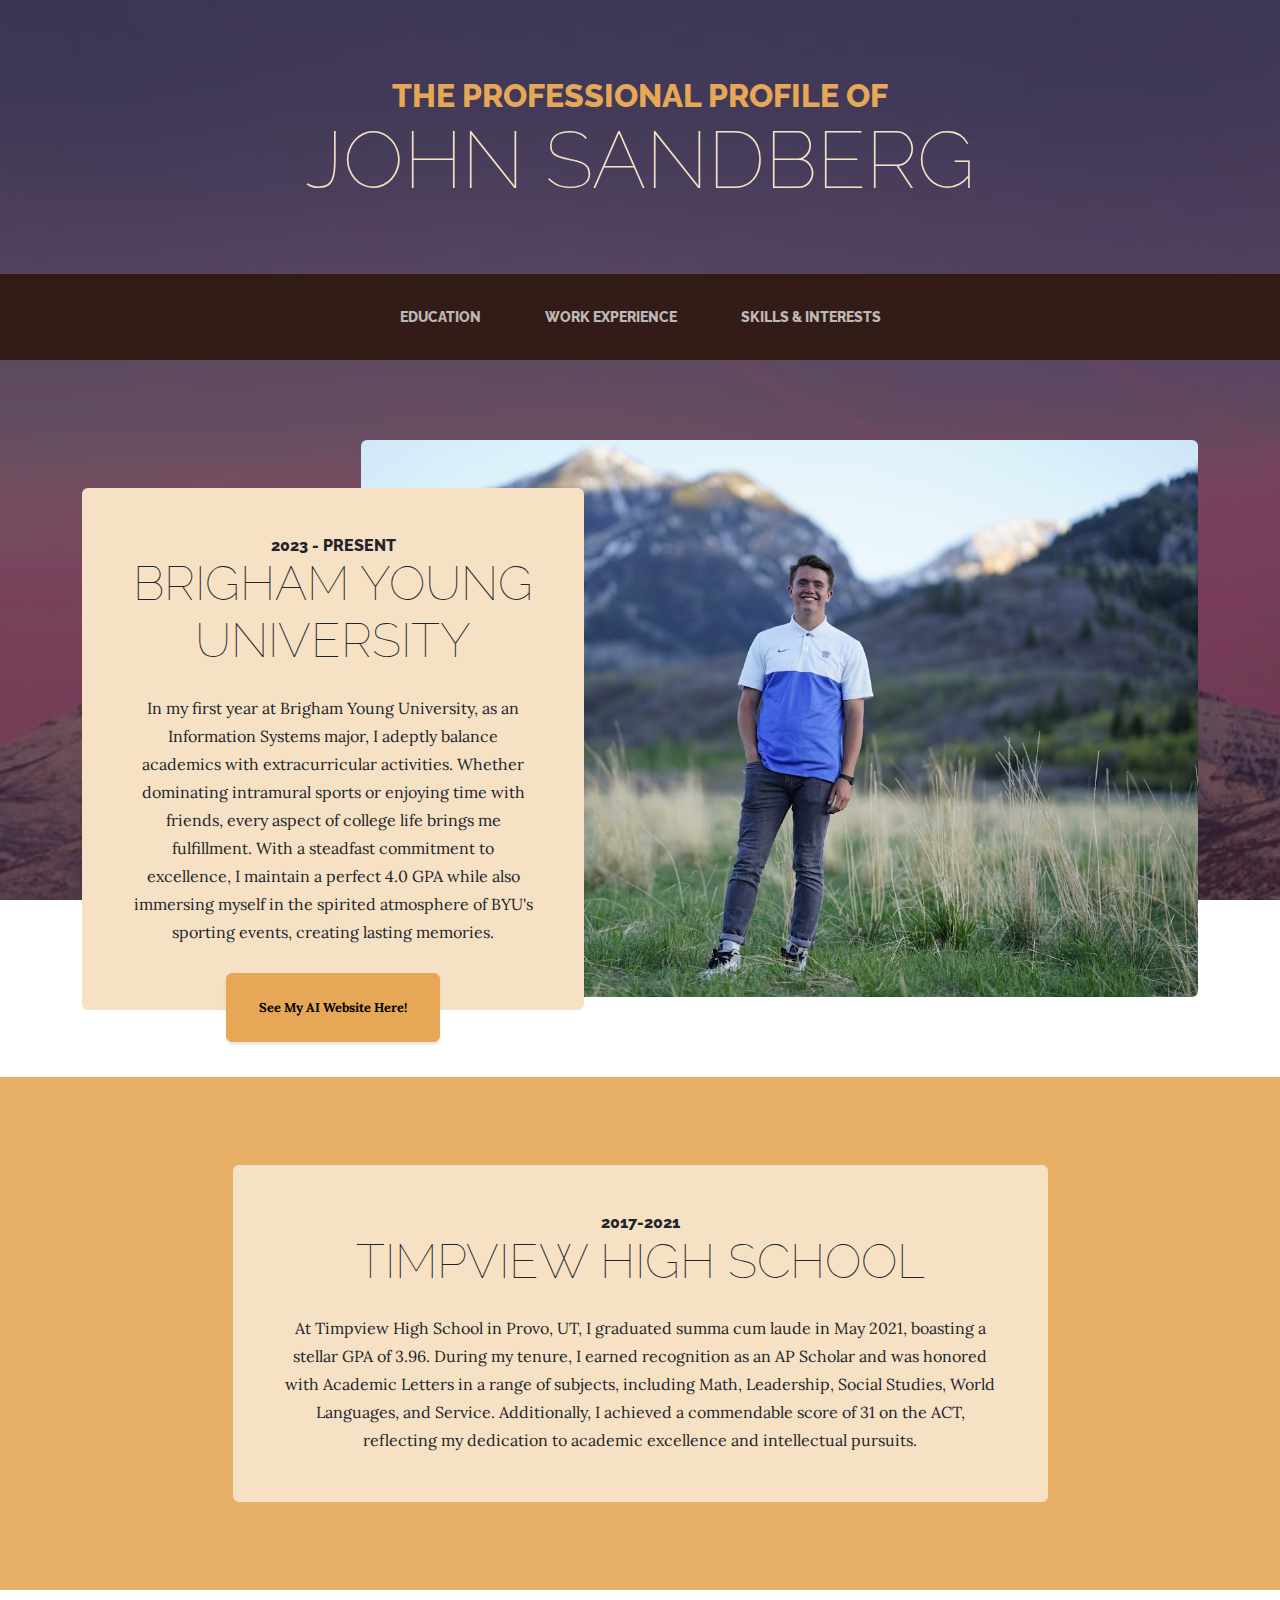
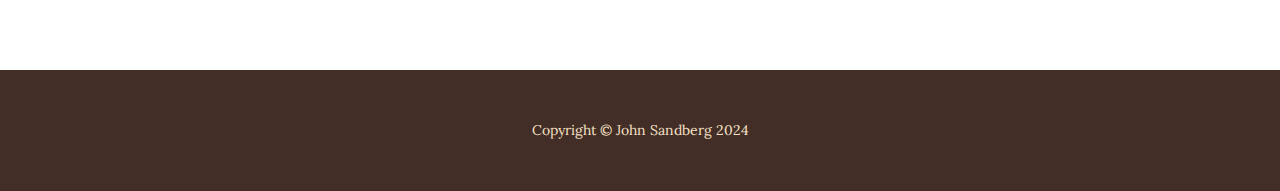
<file: index.html>
<!DOCTYPE html>
<html lang="en">
    <head>
        <meta charset="utf-8" />
        <meta name="viewport" content="width=device-width, initial-scale=1, shrink-to-fit=no" />
        <meta name="description" content="" />
        <meta name="author" content="" />
        <title>Education</title>
        <link rel="icon" type="image/x-icon" href="assets/img/360_F_377850455_Gk0rRBzegH6YX9SZK9YbgyYyLwrVb9zi.jpg" />
        <!-- Google fonts-->
        <link href="https://fonts.googleapis.com/css?family=Raleway:100,100i,200,200i,300,300i,400,400i,500,500i,600,600i,700,700i,800,800i,900,900i" rel="stylesheet" />
        <link href="https://fonts.googleapis.com/css?family=Lora:400,400i,700,700i" rel="stylesheet" />
        <!-- Core theme CSS (includes Bootstrap)-->
        <link href="css/styles.css" rel="stylesheet" />
    </head>
    <body>
        <header>
            <h1 class="site-heading text-center text-faded d-none d-lg-block">
                <span class="site-heading-upper text-primary mb-3">The Professional Profile of</span>
                <span class="site-heading-lower">John Sandberg</span>
            </h1>
        </header>
        <!-- Navigation-->
        <nav class="navbar navbar-expand-lg navbar-dark py-lg-4" id="mainNav">
            <div class="container">
                <a class="navbar-brand text-uppercase fw-bold d-lg-none" href="index.html">Start Bootstrap</a>
                <button class="navbar-toggler" type="button" data-bs-toggle="collapse" data-bs-target="#navbarSupportedContent" aria-controls="navbarSupportedContent" aria-expanded="false" aria-label="Toggle navigation"><span class="navbar-toggler-icon"></span></button>
                <div class="collapse navbar-collapse" id="navbarSupportedContent">
                    <ul class="navbar-nav mx-auto">
                        <li class="nav-item px-lg-4"><a class="nav-link text-uppercase" href="index.html">Education</a></li>
                        <li class="nav-item px-lg-4"><a class="nav-link text-uppercase" href="about.html">Work Experience</a></li>
                        <li class="nav-item px-lg-4"><a class="nav-link text-uppercase" href="products.html">Skills & Interests</a></li>
                        <!-- <li class="nav-item px-lg-4"><a class="nav-link text-uppercase" href="store.html">Store</a></li> -->
                    </ul>
                </div>
            </div>
        </nav>
        <section class="page-section clearfix">
            <div class="container">
                <div class="intro">
                    <img class="intro-img img-fluid mb-3 mb-lg-0 rounded" src="assets/img/intro.jpg" alt="..." />
                    <div class="intro-text left-0 text-center bg-faded p-5 rounded">
                        <h2 class="section-heading mb-4">
                            <span class="section-heading-upper">2023 - Present</span>
                            <span class="section-heading-lower">Brigham Young University</span>
                        </h2>
                        <p class="mb-3">In my first year at Brigham Young University, as an Information Systems major, I adeptly balance academics with extracurricular activities. Whether dominating intramural sports or enjoying time with friends, every aspect of college life brings me fulfillment. With a steadfast commitment to excellence, I maintain a perfect 4.0 GPA while also immersing myself in the spirited atmosphere of BYU's sporting events, creating lasting memories.</p>
                        <div class="intro-button mx-auto"><a class="btn btn-primary btn-xl" href="Final/index.html" target="_blank">See My AI Website Here!</a></div>
                    </div>
                </div>
            </div>
        </section>
        <section class="page-section cta">
            <div class="container">
                <div class="row">
                    <div class="col-xl-9 mx-auto">
                        <div class="cta-inner bg-faded text-center rounded">
                            <h2 class="section-heading mb-4">
                                <span class="section-heading-upper">2017-2021</span>
                                <span class="section-heading-lower">Timpview High School</span>
                            </h2>
                            <p class="mb-0">At Timpview High School in Provo, UT, I graduated summa cum laude in May 2021, boasting a stellar GPA of 3.96. During my tenure, I earned recognition as an AP Scholar and was honored with Academic Letters in a range of subjects, including Math, Leadership, Social Studies, World Languages, and Service. Additionally, I achieved a commendable score of 31 on the ACT, reflecting my dedication to academic excellence and intellectual pursuits.</p>
                        </div>
                    </div>
                </div>
            </div>
        </section>
        <footer class="footer text-faded text-center py-5">
            <div class="container"><p class="m-0 small">Copyright &copy; John Sandberg 2024</p></div>
        </footer>
        <!-- Bootstrap core JS-->
        <script src="https://cdn.jsdelivr.net/npm/bootstrap@5.2.3/dist/js/bootstrap.bundle.min.js"></script>
        <!-- Core theme JS-->
        <script src="js/scripts.js"></script>
    </body>
</html>
</file>
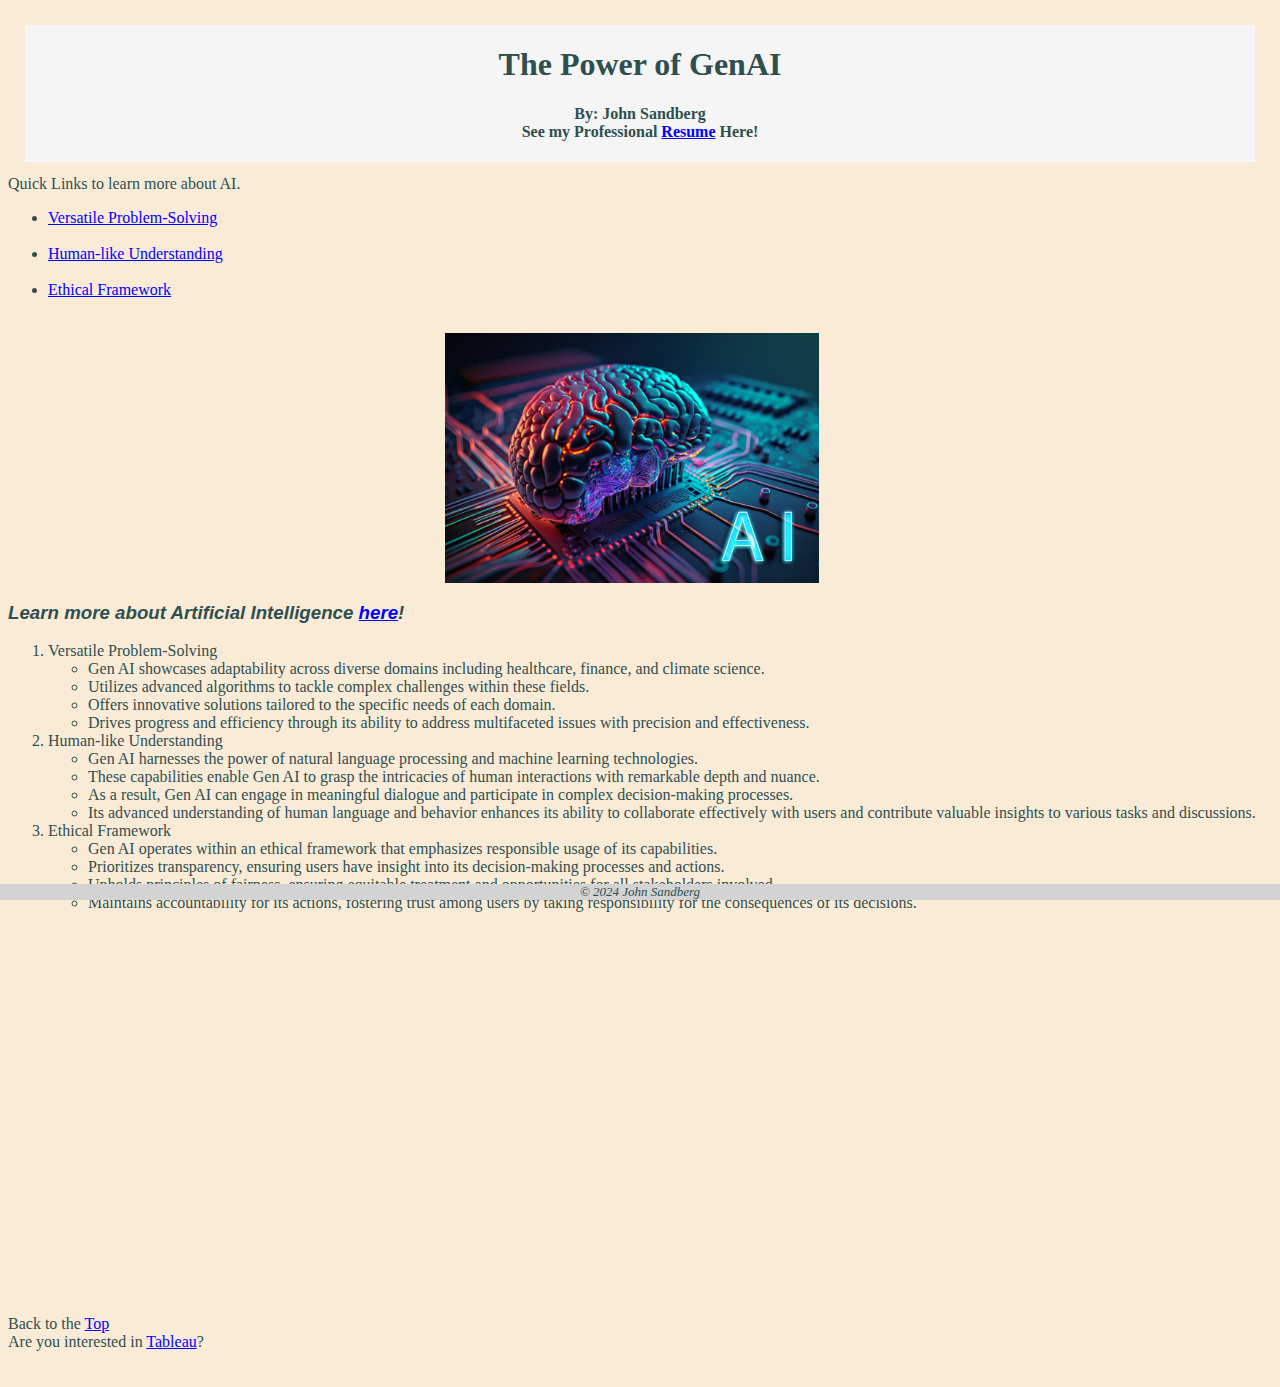
<file: Final/index.html>
<!DOCTYPE html>
<html lang="en">
<head>
    <meta charset="UTF-8">
    <meta name="viewport" content="width=device-width, initial-scale=1.0">
    <title>The Power of GenAI</title>
    <link rel="stylesheet" href="css/styles.css">
</head>
<body>  
    <div class="common top">
        <h1 id="pgai">The Power of GenAI</h1>
       <h4>By: John Sandberg 
        <br>
        See my Professional <a href="../index.html" target="_blank" >Resume</a> Here!
        <br></h4> 
    </div>
    <div class="common middle">
       Quick Links to learn more about AI.
       <ul>
            <li> <a href="#vps">Versatile Problem-Solving</a></li>
            <br>
            <li><a href="#hlu">Human-like Understanding</a></li>
            <br>
           <li><a href="#ef">Ethical Framework</a></li> 
        </ul>
       
        <br>
        <img src="img/brainonchip.jpg" height="250" alt="Image of Artificial Intelligence">
        <p>
            <h3>Learn more about Artificial Intelligence <a href="https://en.wikipedia.org/wiki/Artificial_intelligence" target="_blank" title="Wiki Page on Artificial Intelligence">here</a>!</h3>
            
        </p>
        <ol>
            <li id="vps"> Versatile Problem-Solving
                <ul>
                    <li>Gen AI showcases adaptability across diverse domains including healthcare, finance, and climate science.</li>
                    <li>Utilizes advanced algorithms to tackle complex challenges within these fields.</li>
                    <li>Offers innovative solutions tailored to the specific needs of each domain.</li>
                    <li>Drives progress and efficiency through its ability to address multifaceted issues with precision and effectiveness.</li>
                </ul>
            </li>
            <li id="hlu"> Human-like Understanding
                <ul>
                    <li>Gen AI harnesses the power of natural language processing and machine learning technologies.</li>
                    <li>These capabilities enable Gen AI to grasp the intricacies of human interactions with remarkable depth and nuance.</li>
                    <li>As a result, Gen AI can engage in meaningful dialogue and participate in complex decision-making processes.</li>
                    <li>Its advanced understanding of human language and behavior enhances its ability to collaborate effectively with users and contribute valuable insights to various tasks and discussions.</li>
                </ul>
            </li>
            <li id="ef">Ethical Framework
                <ul>
                    <li>Gen AI operates within an ethical framework that emphasizes responsible usage of its capabilities.</li>
                    <li>Prioritizes transparency, ensuring users have insight into its decision-making processes and actions.</li>
                    <li>Upholds principles of fairness, ensuring equitable treatment and opportunities for all stakeholders involved.</li>
                    <li>Maintains accountability for its actions, fostering trust among users by taking responsibility for the consequences of its decisions.</li>
                </ul>
            </li>
        </ol>
        <br>
        <iframe width="560" height="315" src="https://www.youtube.com/embed/RzkD_rTEBYs?si=JaBne_sSJebPE_Hn" title="YouTube video player" frameborder="0" allow="accelerometer; autoplay; clipboard-write; encrypted-media; gyroscope; picture-in-picture; web-share" referrerpolicy="strict-origin-when-cross-origin" allowfullscreen></iframe>
        <br>
        <br>
        <br>
        Back to the <a href="#pgai">Top</a>
        <br>
        Are you interested in <a href="html/tableau.html">Tableau</a>?
        <br>
        <br>
        <br>
    </div>
    <div class="common bottom">
        &copy; 2024 John Sandberg
    </div>
            
        
</body>
</html>
</file>
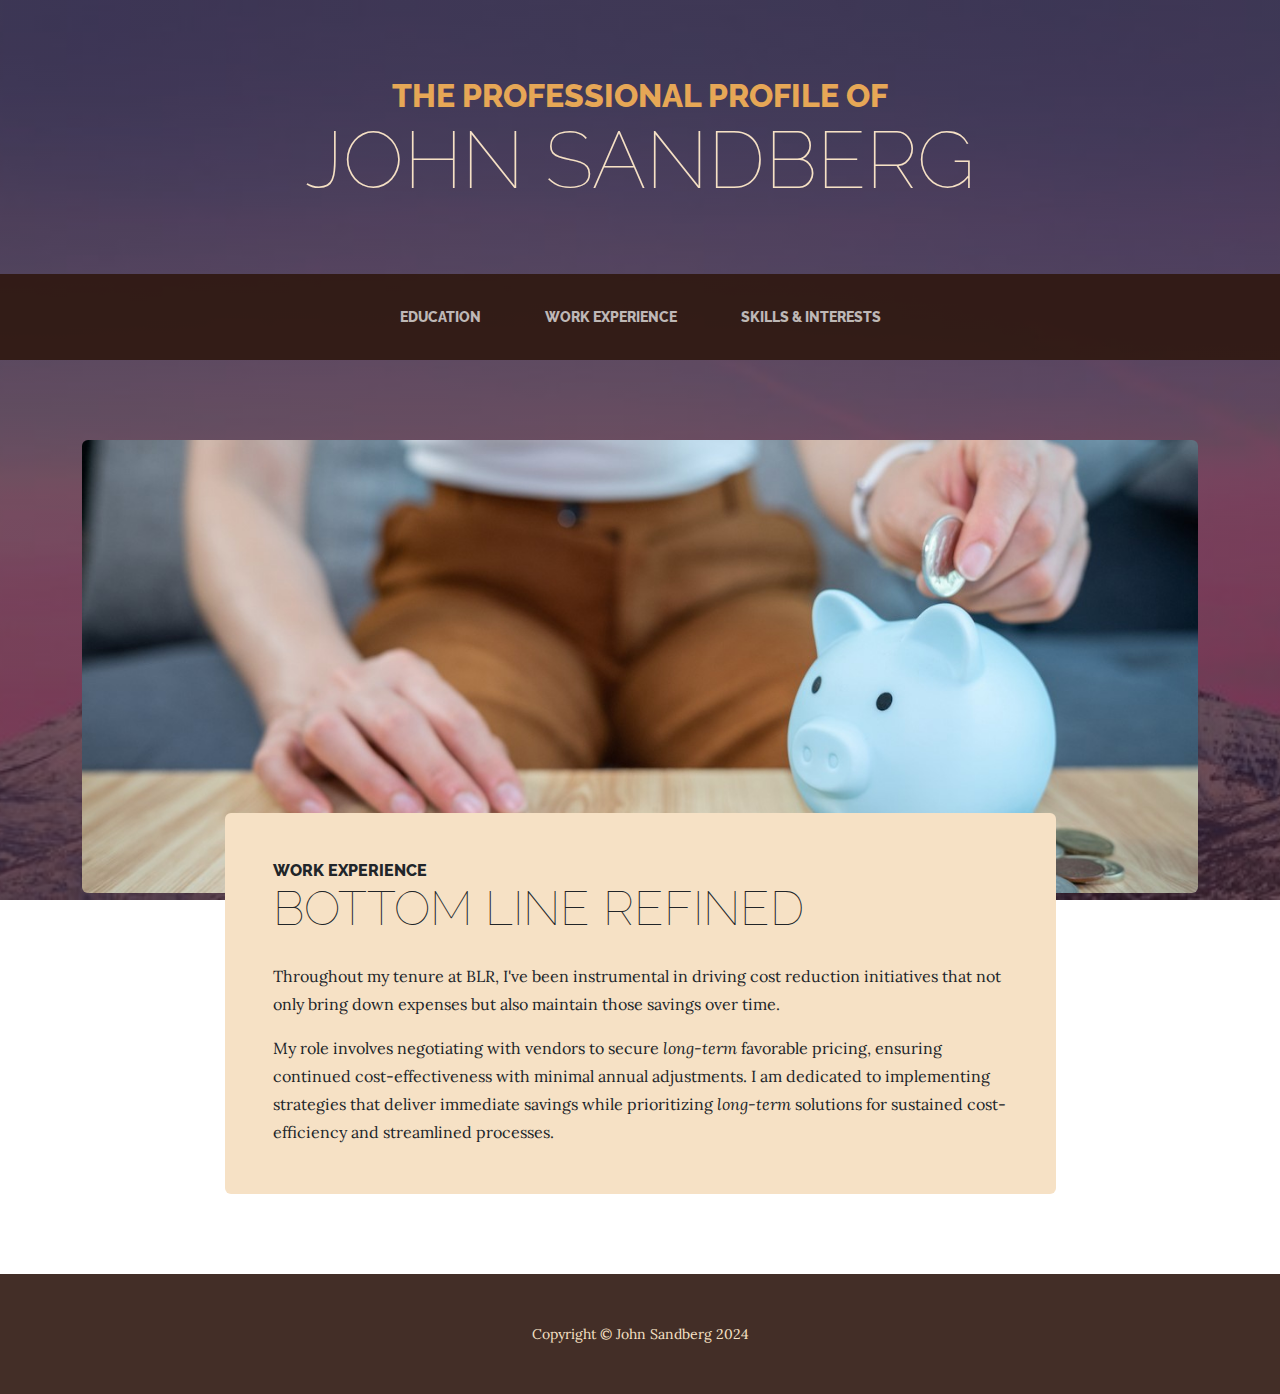
<file: about.html>
<!DOCTYPE html>
<html lang="en">
    <head>
        <meta charset="utf-8" />
        <meta name="viewport" content="width=device-width, initial-scale=1, shrink-to-fit=no" />
        <meta name="description" content="" />
        <meta name="author" content="" />
        <title>Work Experience</title>
        <link rel="icon" type="image/x-icon" href="assets/img/360_F_377850455_Gk0rRBzegH6YX9SZK9YbgyYyLwrVb9zi.jpg" />
        <!-- Google fonts-->
        <link href="https://fonts.googleapis.com/css?family=Raleway:100,100i,200,200i,300,300i,400,400i,500,500i,600,600i,700,700i,800,800i,900,900i" rel="stylesheet" />
        <link href="https://fonts.googleapis.com/css?family=Lora:400,400i,700,700i" rel="stylesheet" />
        <!-- Core theme CSS (includes Bootstrap)-->
        <link href="css/styles.css" rel="stylesheet" />
    </head>
    <body>
        <header>
            <h1 class="site-heading text-center text-faded d-none d-lg-block">
                <span class="site-heading-upper text-primary mb-3">The Professional Profile of</span>
                <span class="site-heading-lower">John Sandberg</span>
            </h1>
        </header>
        <!-- Navigation-->
        <nav class="navbar navbar-expand-lg navbar-dark py-lg-4" id="mainNav">
            <div class="container">
                <a class="navbar-brand text-uppercase fw-bold d-lg-none" href="index.html">Start Bootstrap</a>
                <button class="navbar-toggler" type="button" data-bs-toggle="collapse" data-bs-target="#navbarSupportedContent" aria-controls="navbarSupportedContent" aria-expanded="false" aria-label="Toggle navigation"><span class="navbar-toggler-icon"></span></button>
                <div class="collapse navbar-collapse" id="navbarSupportedContent">
                    <ul class="navbar-nav mx-auto">
                        <li class="nav-item px-lg-4"><a class="nav-link text-uppercase" href="index.html">Education</a></li>
                        <li class="nav-item px-lg-4"><a class="nav-link text-uppercase" href="about.html">Work Experience</a></li>
                        <li class="nav-item px-lg-4"><a class="nav-link text-uppercase" href="products.html">Skills & Interests</a></li>
                        <!-- <li class="nav-item px-lg-4"><a class="nav-link text-uppercase" href="store.html">Store</a></li> -->
                    </ul>
                </div>
            </div>
        </nav>
        <section class="page-section about-heading">
            <div class="container">
                <img class="img-fluid rounded about-heading-img mb-3 mb-lg-0" src="assets/img/about.jpg" alt="..." />
                <div class="about-heading-content">
                    <div class="row">
                        <div class="col-xl-9 col-lg-10 mx-auto">
                            <div class="bg-faded rounded p-5">
                                <h2 class="section-heading mb-4">
                                    <span class="section-heading-upper">Work Experience</span>
                                    <span class="section-heading-lower">Bottom Line Refined</span>
                                </h2>
                                <p>Throughout my tenure at BLR, I've been instrumental in driving cost reduction initiatives that not only bring down expenses but also maintain those savings over time. </p>
                                <p class="mb-0">
                                    My role involves negotiating with vendors to secure
                                    <em>long-term</em>  
                                    favorable pricing, ensuring continued cost-effectiveness with minimal annual adjustments. I am dedicated to implementing strategies that deliver immediate savings while prioritizing 
                                    <em>long-term</em> 
                                    solutions for sustained cost-efficiency and streamlined processes.
                                
                                </p>
                            </div>
                        </div>
                    </div>
                </div>
            </div>
        </section>
        <footer class="footer text-faded text-center py-5">
            <div class="container"><p class="m-0 small">Copyright &copy; John Sandberg 2024</p></div>
        </footer>
        <!-- Bootstrap core JS-->
        <script src="https://cdn.jsdelivr.net/npm/bootstrap@5.2.3/dist/js/bootstrap.bundle.min.js"></script>
        <!-- Core theme JS-->
        <script src="js/scripts.js"></script>
    </body>
</html>
</file>
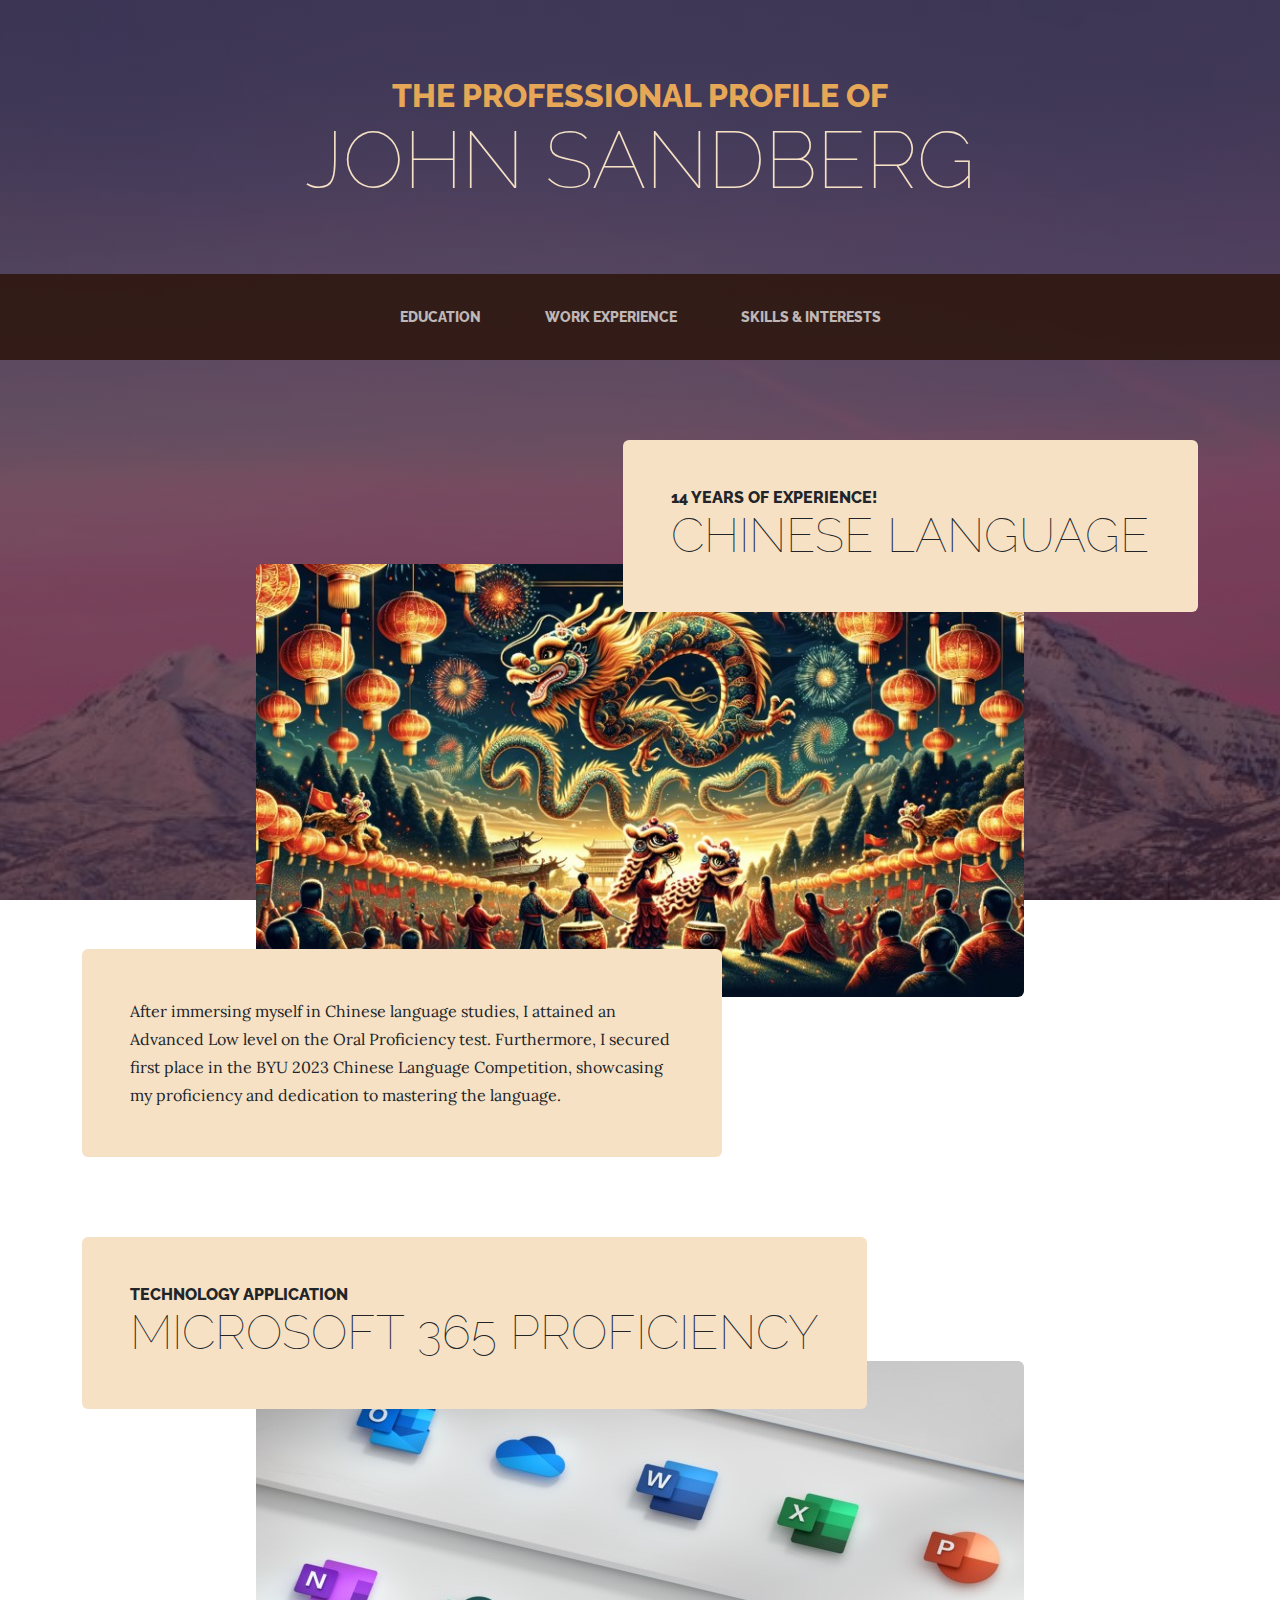
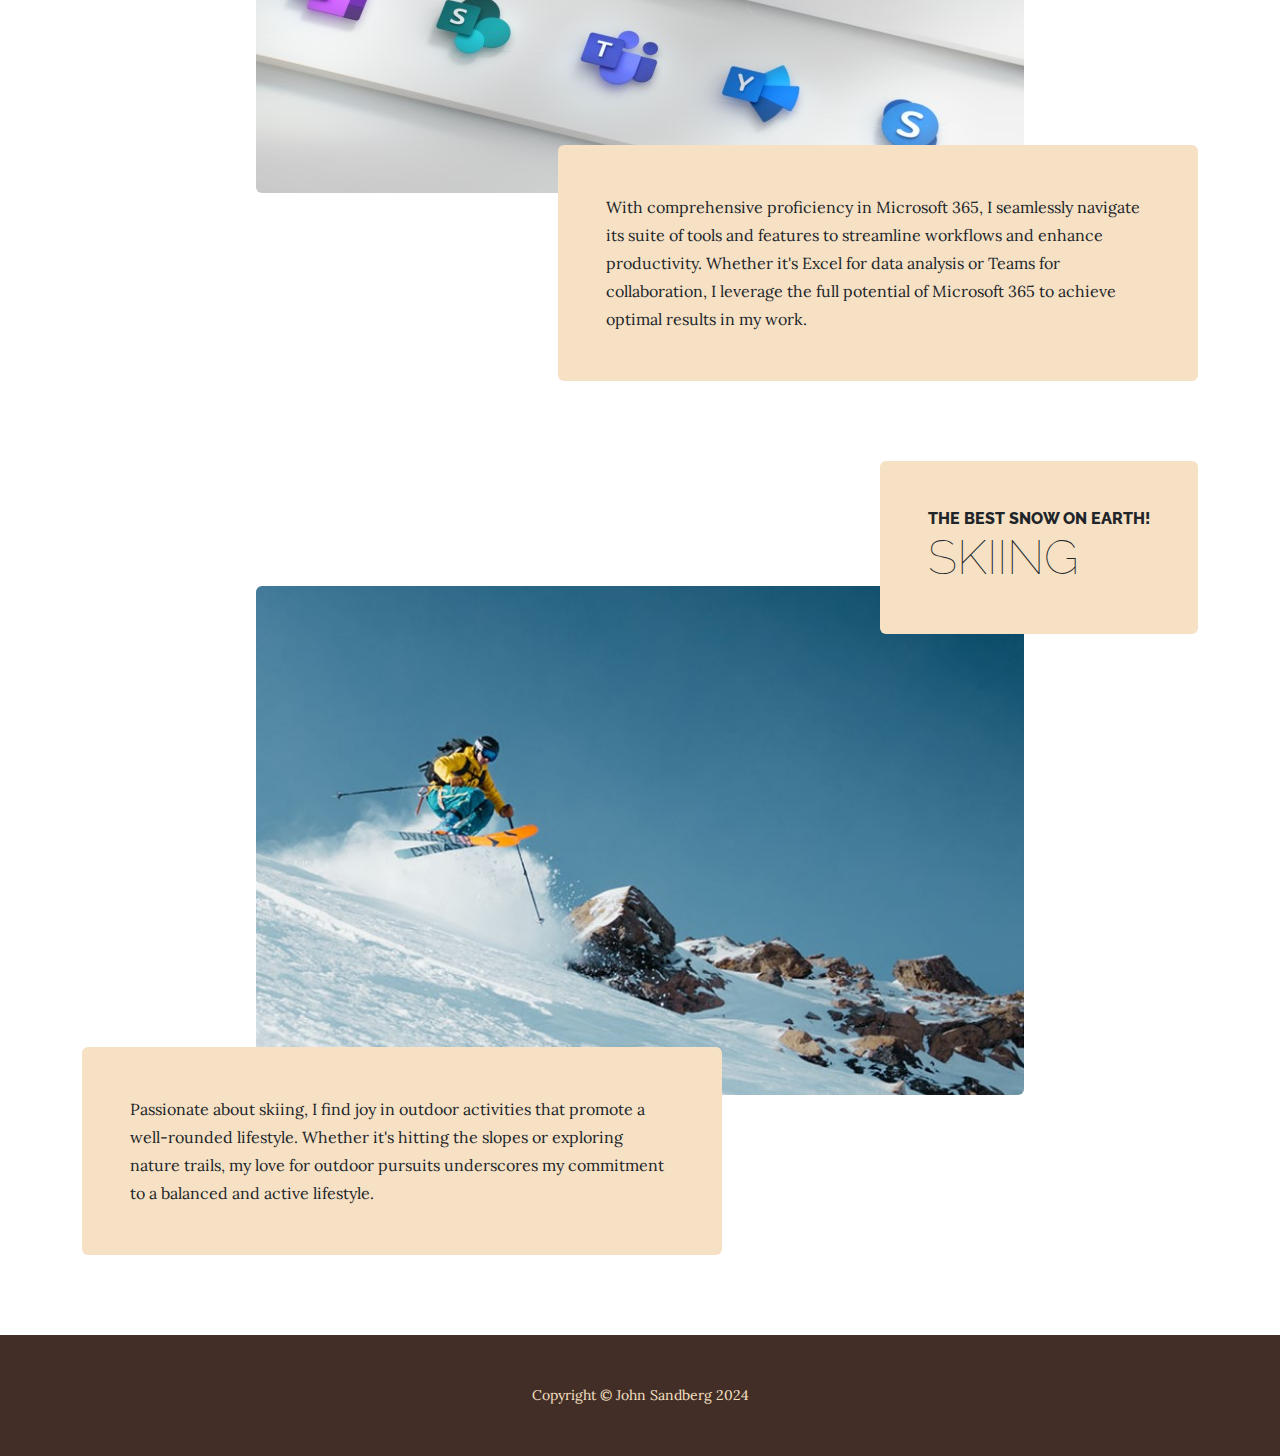
<file: products.html>
<!DOCTYPE html>
<html lang="en">
    <head>
        <meta charset="utf-8" />
        <meta name="viewport" content="width=device-width, initial-scale=1, shrink-to-fit=no" />
        <meta name="description" content="" />
        <meta name="author" content="" />
        <title>Skills & Interests</title>
        <link rel="icon" type="image/x-icon" href="assets/img/360_F_377850455_Gk0rRBzegH6YX9SZK9YbgyYyLwrVb9zi.jpg" />
        <!-- Google fonts-->
        <link href="https://fonts.googleapis.com/css?family=Raleway:100,100i,200,200i,300,300i,400,400i,500,500i,600,600i,700,700i,800,800i,900,900i" rel="stylesheet" />
        <link href="https://fonts.googleapis.com/css?family=Lora:400,400i,700,700i" rel="stylesheet" />
        <!-- Core theme CSS (includes Bootstrap)-->
        <link href="css/styles.css" rel="stylesheet" />
    </head>
    <body>
        <header>
            <h1 class="site-heading text-center text-faded d-none d-lg-block">
                <span class="site-heading-upper text-primary mb-3">The Professional Profile of</span>
                <span class="site-heading-lower">John Sandberg</span>
            </h1>
        </header>
        <!-- Navigation-->
        <nav class="navbar navbar-expand-lg navbar-dark py-lg-4" id="mainNav">
            <div class="container">
                <a class="navbar-brand text-uppercase fw-bold d-lg-none" href="index.html">Start Bootstrap</a>
                <button class="navbar-toggler" type="button" data-bs-toggle="collapse" data-bs-target="#navbarSupportedContent" aria-controls="navbarSupportedContent" aria-expanded="false" aria-label="Toggle navigation"><span class="navbar-toggler-icon"></span></button>
                <div class="collapse navbar-collapse" id="navbarSupportedContent">
                    <ul class="navbar-nav mx-auto">
                        <li class="nav-item px-lg-4"><a class="nav-link text-uppercase" href="index.html">Education</a></li>
                        <li class="nav-item px-lg-4"><a class="nav-link text-uppercase" href="about.html">Work Experience</a></li>
                        <li class="nav-item px-lg-4"><a class="nav-link text-uppercase" href="products.html">Skills & Interests</a></li>
                        <!-- <li class="nav-item px-lg-4"><a class="nav-link text-uppercase" href="store.html">Store</a></li> -->
                    </ul>
                </div>
            </div>
        </nav>
        <section class="page-section">
            <div class="container">
                <div class="product-item">
                    <div class="product-item-title d-flex">
                        <div class="bg-faded p-5 d-flex ms-auto rounded">
                            <h2 class="section-heading mb-0">
                                <span class="section-heading-upper">14 years of experience!</span>
                                <span class="section-heading-lower">Chinese Language</span>
                            </h2>
                        </div>
                    </div>
                    <img class="product-item-img mx-auto d-flex rounded img-fluid mb-3 mb-lg-0" src="assets/img/products-01.jpg" alt="..." />
                    <div class="product-item-description d-flex me-auto">
                        <div class="bg-faded p-5 rounded"><p class="mb-0">After immersing myself in Chinese language studies, I attained an Advanced Low level on the Oral Proficiency test. Furthermore, I secured first place in the BYU 2023 Chinese Language Competition, showcasing my proficiency and dedication to mastering the language.</p></div>
                    </div>
                </div>
            </div>
        </section>
        <section class="page-section">
            <div class="container">
                <div class="product-item">
                    <div class="product-item-title d-flex">
                        <div class="bg-faded p-5 d-flex me-auto rounded">
                            <h2 class="section-heading mb-0">
                                <span class="section-heading-upper">Technology Application</span>
                                <span class="section-heading-lower">Microsoft 365 Proficiency</span>
                            </h2>
                        </div>
                    </div>
                    <img class="product-item-img mx-auto d-flex rounded img-fluid mb-3 mb-lg-0" src="assets/img/products-02.jpg" alt="..." />
                    <div class="product-item-description d-flex ms-auto">
                        <div class="bg-faded p-5 rounded"><p class="mb-0">With comprehensive proficiency in Microsoft 365, I seamlessly navigate its suite of tools and features to streamline workflows and enhance productivity. Whether it's Excel for data analysis or Teams for collaboration, I leverage the full potential of Microsoft 365 to achieve optimal results in my work.</p></div>
                    </div>
                </div>
            </div>
        </section>
        <section class="page-section">
            <div class="container">
                <div class="product-item">
                    <div class="product-item-title d-flex">
                        <div class="bg-faded p-5 d-flex ms-auto rounded">
                            <h2 class="section-heading mb-0">
                                <span class="section-heading-upper">The Best Snow on Earth!</span>
                                <span class="section-heading-lower">Skiing</span>
                            </h2>
                        </div>
                    </div>
                    <img class="product-item-img mx-auto d-flex rounded img-fluid mb-3 mb-lg-0" src="assets/img/products-03.jpg" alt="..." />
                    <div class="product-item-description d-flex me-auto">
                        <div class="bg-faded p-5 rounded"><p class="mb-0">Passionate about skiing, I find joy in outdoor activities that promote a well-rounded lifestyle. Whether it's hitting the slopes or exploring nature trails, my love for outdoor pursuits underscores my commitment to a balanced and active lifestyle.</p></div>
                    </div>
                </div>
            </div>
        </section>
        
        <footer class="footer text-faded text-center py-5">
            <div class="container"><p class="m-0 small">Copyright &copy; John Sandberg 2024</p></div>
        </footer>
        <!-- Bootstrap core JS-->
        <script src="https://cdn.jsdelivr.net/npm/bootstrap@5.2.3/dist/js/bootstrap.bundle.min.js"></script>
        <!-- Core theme JS-->
        <script src="js/scripts.js"></script>
    </body>
</html>
</file>
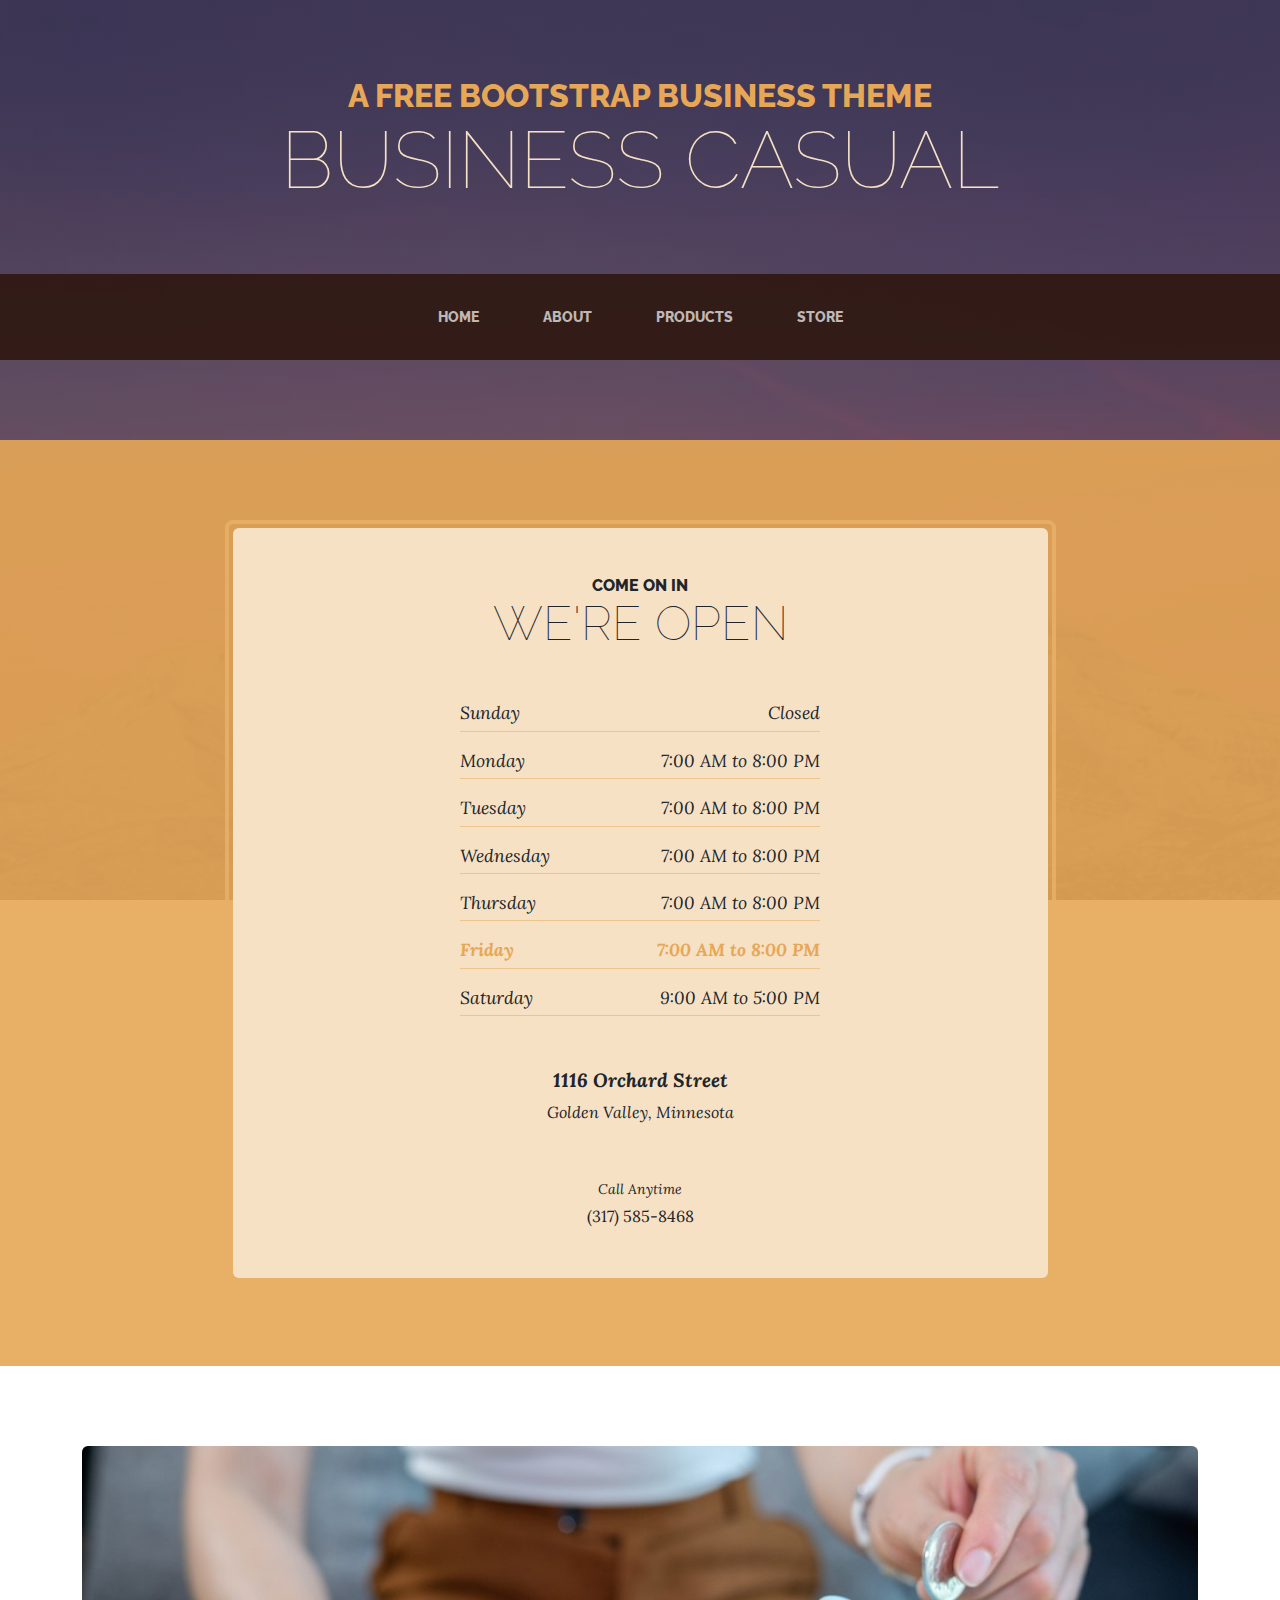
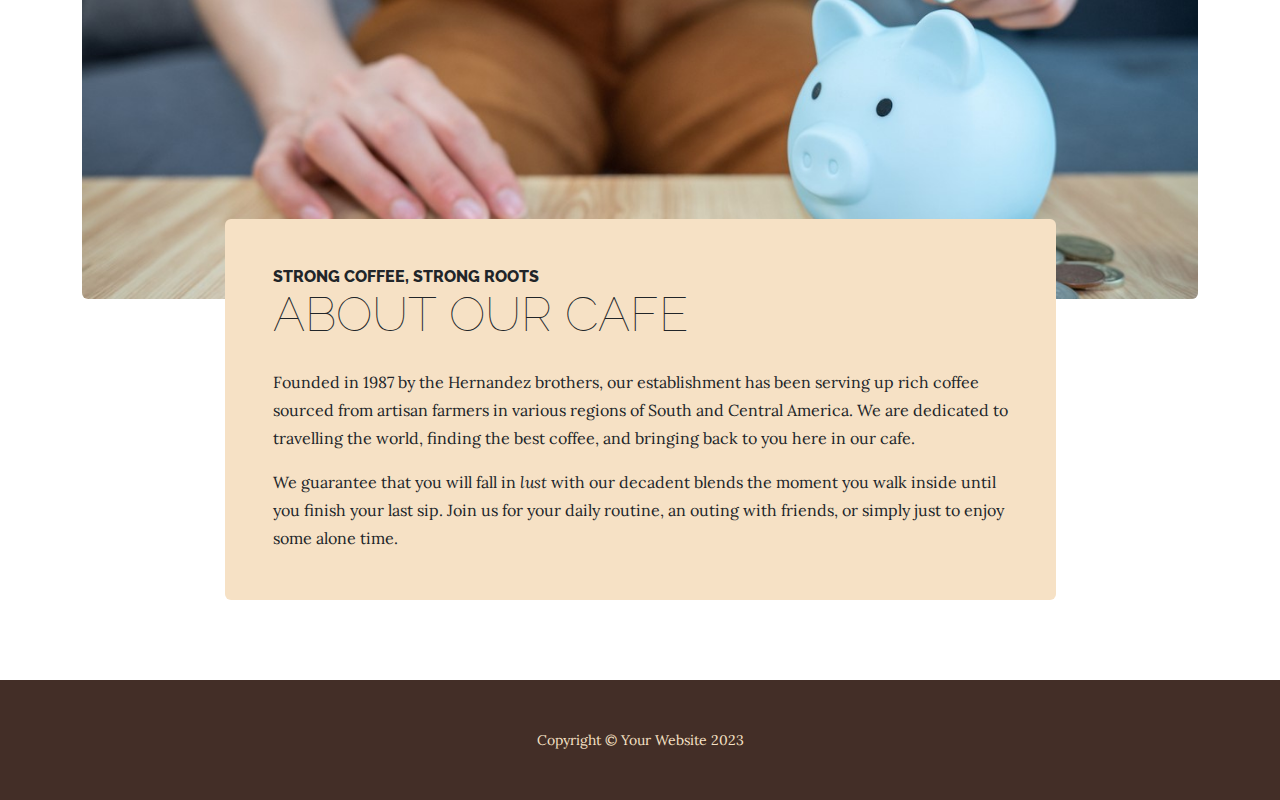
<file: store.html>
<!DOCTYPE html>
<html lang="en">
    <head>
        <meta charset="utf-8" />
        <meta name="viewport" content="width=device-width, initial-scale=1, shrink-to-fit=no" />
        <meta name="description" content="" />
        <meta name="author" content="" />
        <title>Business Casual - Start Bootstrap Theme</title>
        <link rel="icon" type="image/x-icon" href="assets/favicon.ico" />
        <!-- Google fonts-->
        <link href="https://fonts.googleapis.com/css?family=Raleway:100,100i,200,200i,300,300i,400,400i,500,500i,600,600i,700,700i,800,800i,900,900i" rel="stylesheet" />
        <link href="https://fonts.googleapis.com/css?family=Lora:400,400i,700,700i" rel="stylesheet" />
        <!-- Core theme CSS (includes Bootstrap)-->
        <link href="css/styles.css" rel="stylesheet" />
    </head>
    <body>
        <header>
            <h1 class="site-heading text-center text-faded d-none d-lg-block">
                <span class="site-heading-upper text-primary mb-3">A Free Bootstrap Business Theme</span>
                <span class="site-heading-lower">Business Casual</span>
            </h1>
        </header>
        <!-- Navigation-->
        <nav class="navbar navbar-expand-lg navbar-dark py-lg-4" id="mainNav">
            <div class="container">
                <a class="navbar-brand text-uppercase fw-bold d-lg-none" href="index.html">Start Bootstrap</a>
                <button class="navbar-toggler" type="button" data-bs-toggle="collapse" data-bs-target="#navbarSupportedContent" aria-controls="navbarSupportedContent" aria-expanded="false" aria-label="Toggle navigation"><span class="navbar-toggler-icon"></span></button>
                <div class="collapse navbar-collapse" id="navbarSupportedContent">
                    <ul class="navbar-nav mx-auto">
                        <li class="nav-item px-lg-4"><a class="nav-link text-uppercase" href="index.html">Home</a></li>
                        <li class="nav-item px-lg-4"><a class="nav-link text-uppercase" href="about.html">About</a></li>
                        <li class="nav-item px-lg-4"><a class="nav-link text-uppercase" href="products.html">Products</a></li>
                        <li class="nav-item px-lg-4"><a class="nav-link text-uppercase" href="store.html">Store</a></li>
                    </ul>
                </div>
            </div>
        </nav>
        <section class="page-section cta">
            <div class="container">
                <div class="row">
                    <div class="col-xl-9 mx-auto">
                        <div class="cta-inner bg-faded text-center rounded">
                            <h2 class="section-heading mb-5">
                                <span class="section-heading-upper">Come On In</span>
                                <span class="section-heading-lower">We're Open</span>
                            </h2>
                            <ul class="list-unstyled list-hours mb-5 text-left mx-auto">
                                <li class="list-unstyled-item list-hours-item d-flex">
                                    Sunday
                                    <span class="ms-auto">Closed</span>
                                </li>
                                <li class="list-unstyled-item list-hours-item d-flex">
                                    Monday
                                    <span class="ms-auto">7:00 AM to 8:00 PM</span>
                                </li>
                                <li class="list-unstyled-item list-hours-item d-flex">
                                    Tuesday
                                    <span class="ms-auto">7:00 AM to 8:00 PM</span>
                                </li>
                                <li class="list-unstyled-item list-hours-item d-flex">
                                    Wednesday
                                    <span class="ms-auto">7:00 AM to 8:00 PM</span>
                                </li>
                                <li class="list-unstyled-item list-hours-item d-flex">
                                    Thursday
                                    <span class="ms-auto">7:00 AM to 8:00 PM</span>
                                </li>
                                <li class="list-unstyled-item list-hours-item d-flex">
                                    Friday
                                    <span class="ms-auto">7:00 AM to 8:00 PM</span>
                                </li>
                                <li class="list-unstyled-item list-hours-item d-flex">
                                    Saturday
                                    <span class="ms-auto">9:00 AM to 5:00 PM</span>
                                </li>
                            </ul>
                            <p class="address mb-5">
                                <em>
                                    <strong>1116 Orchard Street</strong>
                                    <br />
                                    Golden Valley, Minnesota
                                </em>
                            </p>
                            <p class="mb-0">
                                <small><em>Call Anytime</em></small>
                                <br />
                                (317) 585-8468
                            </p>
                        </div>
                    </div>
                </div>
            </div>
        </section>
        <section class="page-section about-heading">
            <div class="container">
                <img class="img-fluid rounded about-heading-img mb-3 mb-lg-0" src="assets/img/about.jpg" alt="..." />
                <div class="about-heading-content">
                    <div class="row">
                        <div class="col-xl-9 col-lg-10 mx-auto">
                            <div class="bg-faded rounded p-5">
                                <h2 class="section-heading mb-4">
                                    <span class="section-heading-upper">Strong Coffee, Strong Roots</span>
                                    <span class="section-heading-lower">About Our Cafe</span>
                                </h2>
                                <p>Founded in 1987 by the Hernandez brothers, our establishment has been serving up rich coffee sourced from artisan farmers in various regions of South and Central America. We are dedicated to travelling the world, finding the best coffee, and bringing back to you here in our cafe.</p>
                                <p class="mb-0">
                                    We guarantee that you will fall in
                                    <em>lust</em>
                                    with our decadent blends the moment you walk inside until you finish your last sip. Join us for your daily routine, an outing with friends, or simply just to enjoy some alone time.
                                </p>
                            </div>
                        </div>
                    </div>
                </div>
            </div>
        </section>
        <footer class="footer text-faded text-center py-5">
            <div class="container"><p class="m-0 small">Copyright &copy; Your Website 2023</p></div>
        </footer>
        <!-- Bootstrap core JS-->
        <script src="https://cdn.jsdelivr.net/npm/bootstrap@5.2.3/dist/js/bootstrap.bundle.min.js"></script>
        <!-- Core theme JS-->
        <script src="js/scripts.js"></script>
    </body>
</html>
</file>
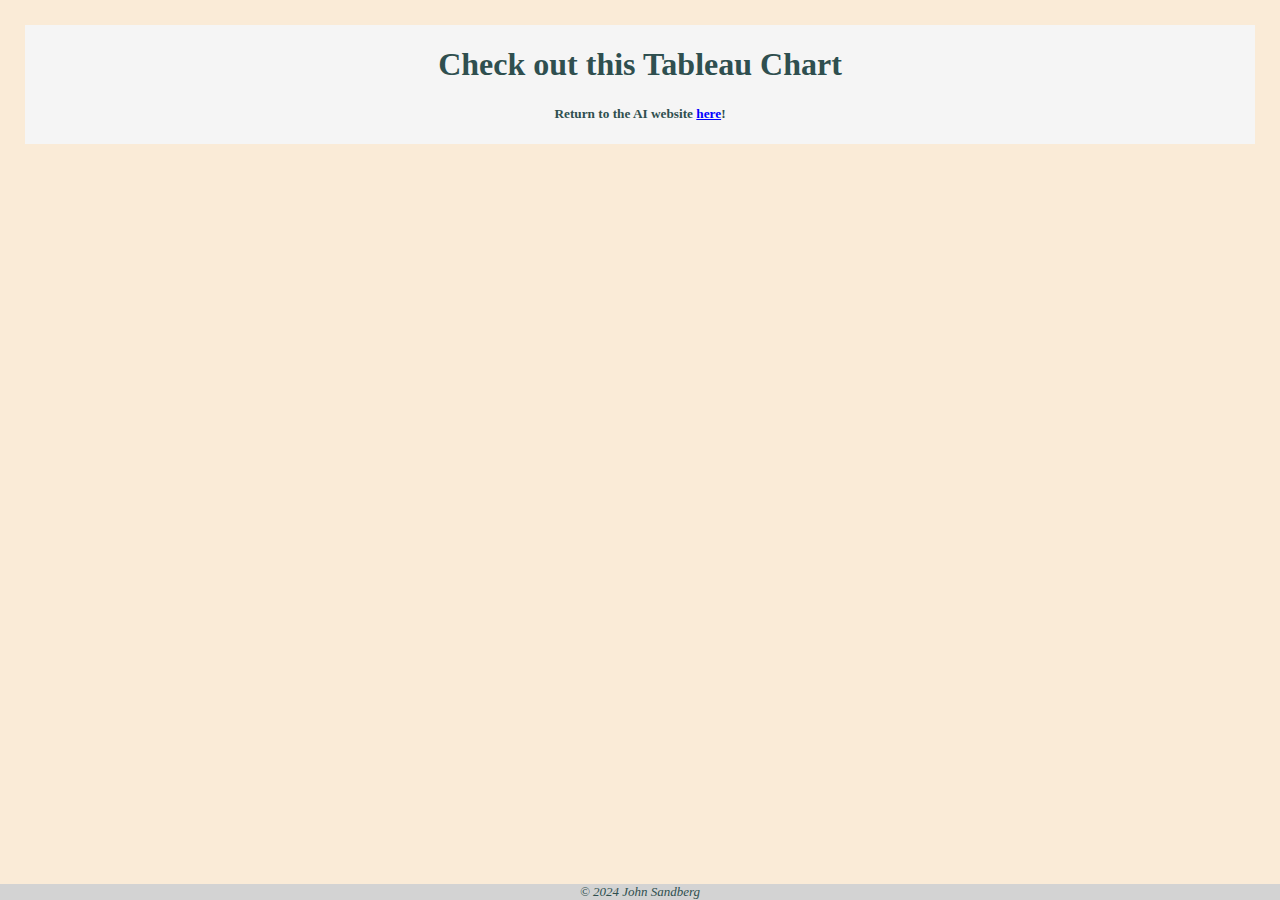
<file: Final/html/tableau.html>
<!DOCTYPE html>
<html lang="en">
<head>
    <meta charset="UTF-8">
    <meta name="viewport" content="width=device-width, initial-scale=1.0">
    <title>Tableau Visual</title>
    <link rel="stylesheet" href="../css/styles.css">
</head>
<body>
    <div class="common top">
       <h1>Check out this Tableau Chart</h1> 
       <h5>Return to the AI website <a href="../index.html">here</a>! </h5>
    </div>
    <div class="common middle">
        <br><br>
    <div class='tableauPlaceholder tableau-container' id='viz1712785815266' style='position: relative'  style="text-align: center;"><noscript><a href='#'><img alt='ss ' src='https:&#47;&#47;public.tableau.com&#47;static&#47;images&#47;Sp&#47;Spielberg_17098396770190&#47;ss&#47;1_rss.png' style='border: black 5px' /></a></noscript><object class='tableauViz'  style='display:none;'><param name='host_url' value='https%3A%2F%2Fpublic.tableau.com%2F' /> <param name='embed_code_version' value='3' /> <param name='site_root' value='' /><param name='name' value='Spielberg_17098396770190&#47;ss' /><param name='tabs' value='no' /><param name='toolbar' value='yes' /><param name='static_image' value='https:&#47;&#47;public.tableau.com&#47;static&#47;images&#47;Sp&#47;Spielberg_17098396770190&#47;ss&#47;1.png' /> <param name='animate_transition' value='yes' /><param name='display_static_image' value='yes' /><param name='display_spinner' value='yes' /><param name='display_overlay' value='yes' /><param name='display_count' value='yes' /><param name='language' value='en-US' /></object></div>                <script type='text/javascript'>                    var divElement = document.getElementById('viz1712785815266');                    var vizElement = divElement.getElementsByTagName('object')[0];                    vizElement.style.width='1000px';vizElement.style.height='1027px';                    var scriptElement = document.createElement('script');                    scriptElement.src = 'https://public.tableau.com/javascripts/api/viz_v1.js';                    vizElement.parentNode.insertBefore(scriptElement, vizElement);                </script>
        <br><br>
    </div>
    <div class="common bottom">
        &copy; 2024 John Sandberg
    </div>
</body>
</html>
</file>
<file: Final/css/styles.css>
body{
    background-color: antiquewhite;
    font-family: Cambria, Cochin, Georgia, Times, 'Times New Roman', serif;
    color: darkslategray;
    margin-right: 150 px;
    margin-left: 150 px;
}
.common{
    position: absolute;
    border: 5px black;
}
.top{
    top: 25px;
    left: 25px;
    right: 25px;
    text-align: center;
    background-color: rgb(245, 245, 245);
}
.middle{
   top: 175px;
   display: block;
   margin: auto;
  
}
iframe{
    display: block;
    margin: auto;
} 
img{
    display: block;
    margin: auto;
} 

h3{
    font-family: 'Franklin Gothic Medium', 'Arial Narrow', Arial, sans-serif;
    font-style: italic;
}
.bottom{
    position: fixed;
    bottom: 0px;
    left: 0px;
    right: 0px;
    text-align: center;
    font-style: italic;
    font-size: small;
    background-color: lightgray;
}

.content{
    top: 97px;
    left: 0px;
    right: 0px;
    height: 100%;
    text-align: center;
    z-index: -1;
}
a:hover{
    color: purple;
    font-style: underline;
}
a{
    color: blue;
    font-style: underline;
}
.tableau-container {
    display: flex;
    justify-content: center;
    align-items: center;
  }
  
  .tableau-container iframe {
    width: 100%;
    height: 600px; /* Adjust the height as needed */
  }
</file>
